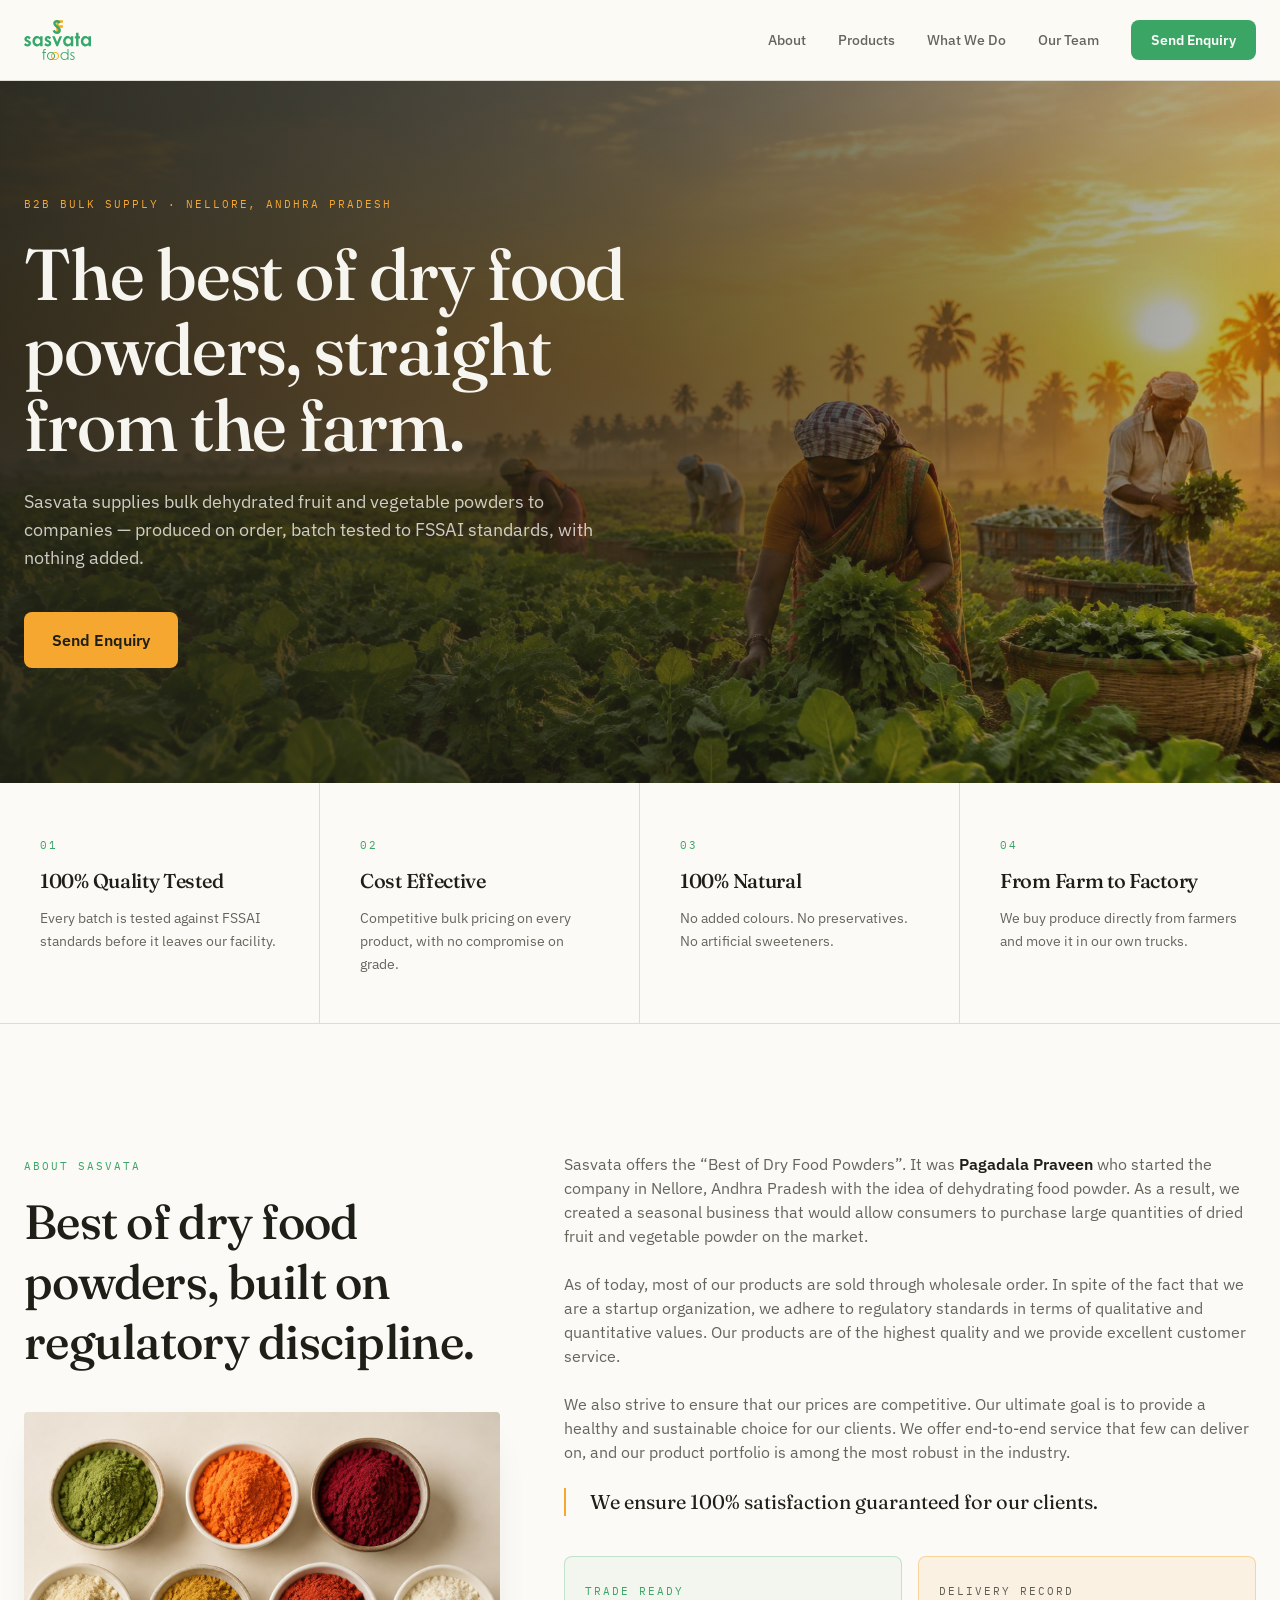
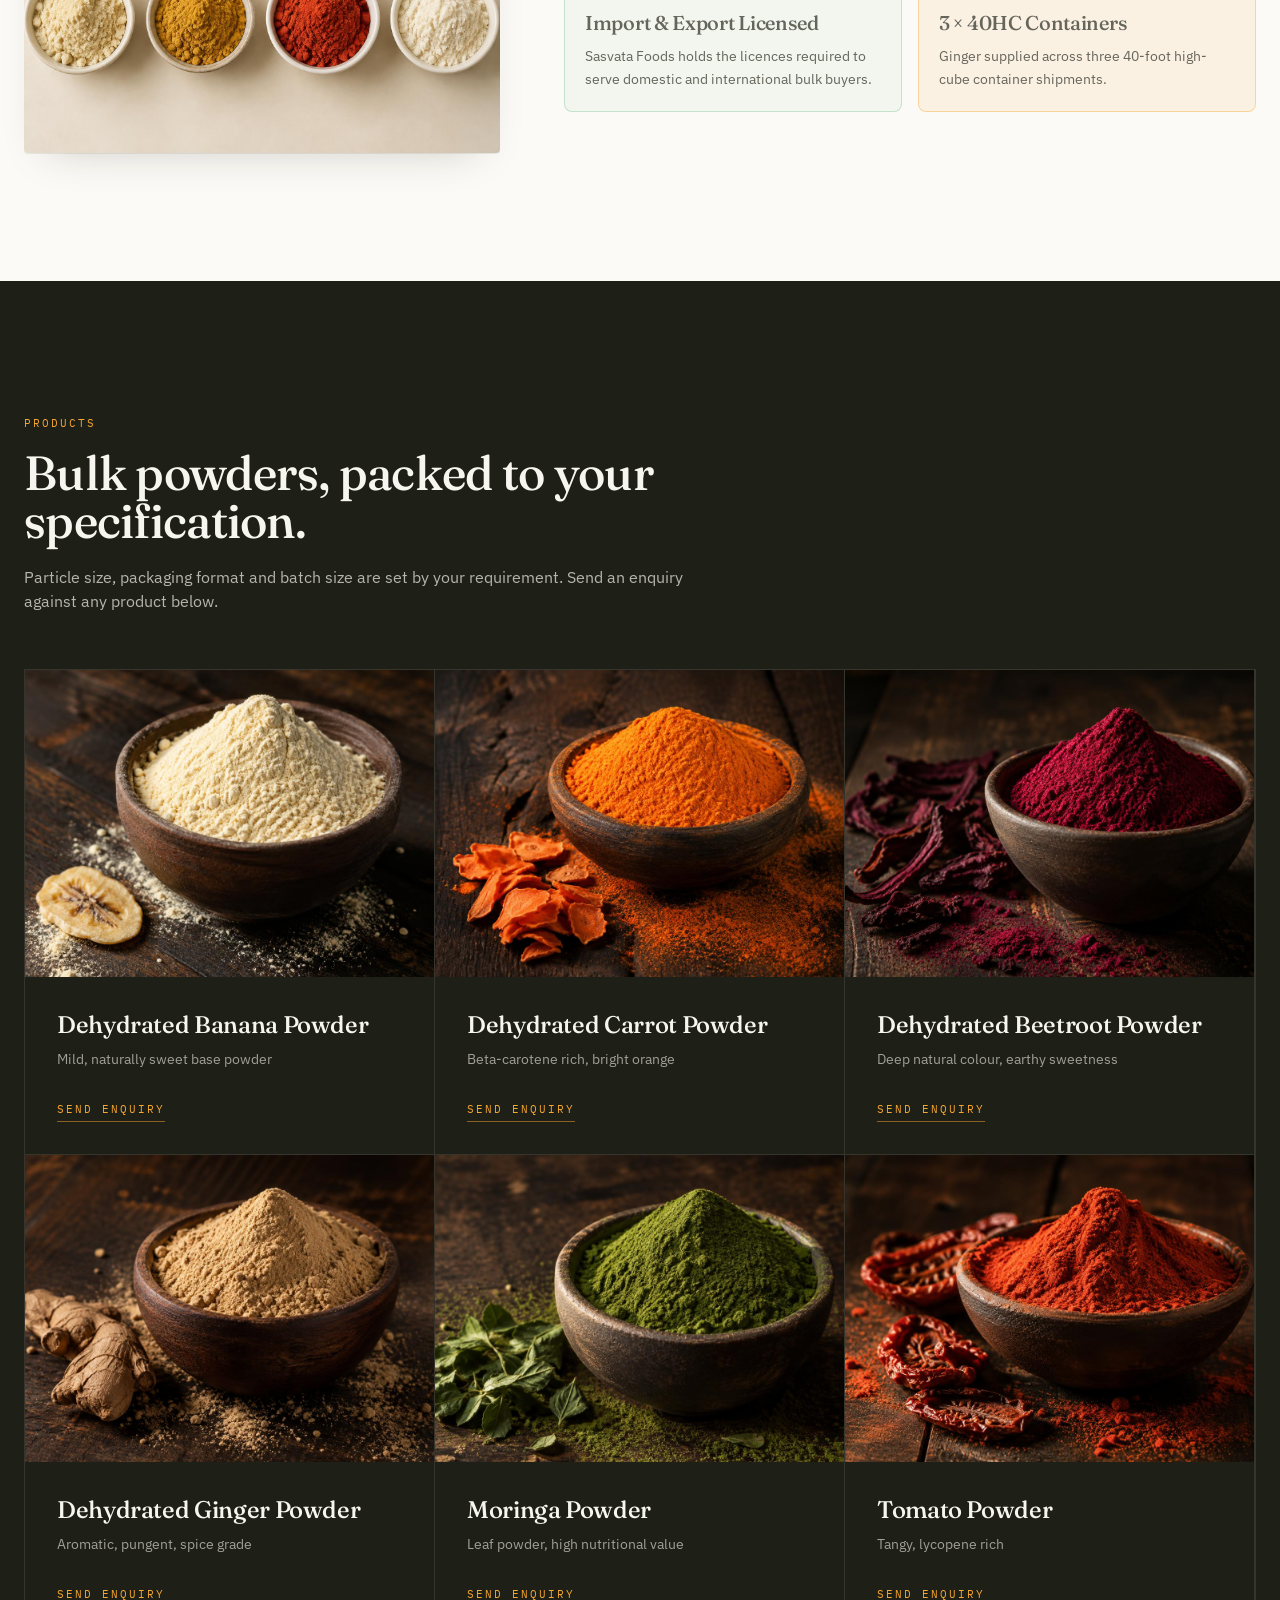
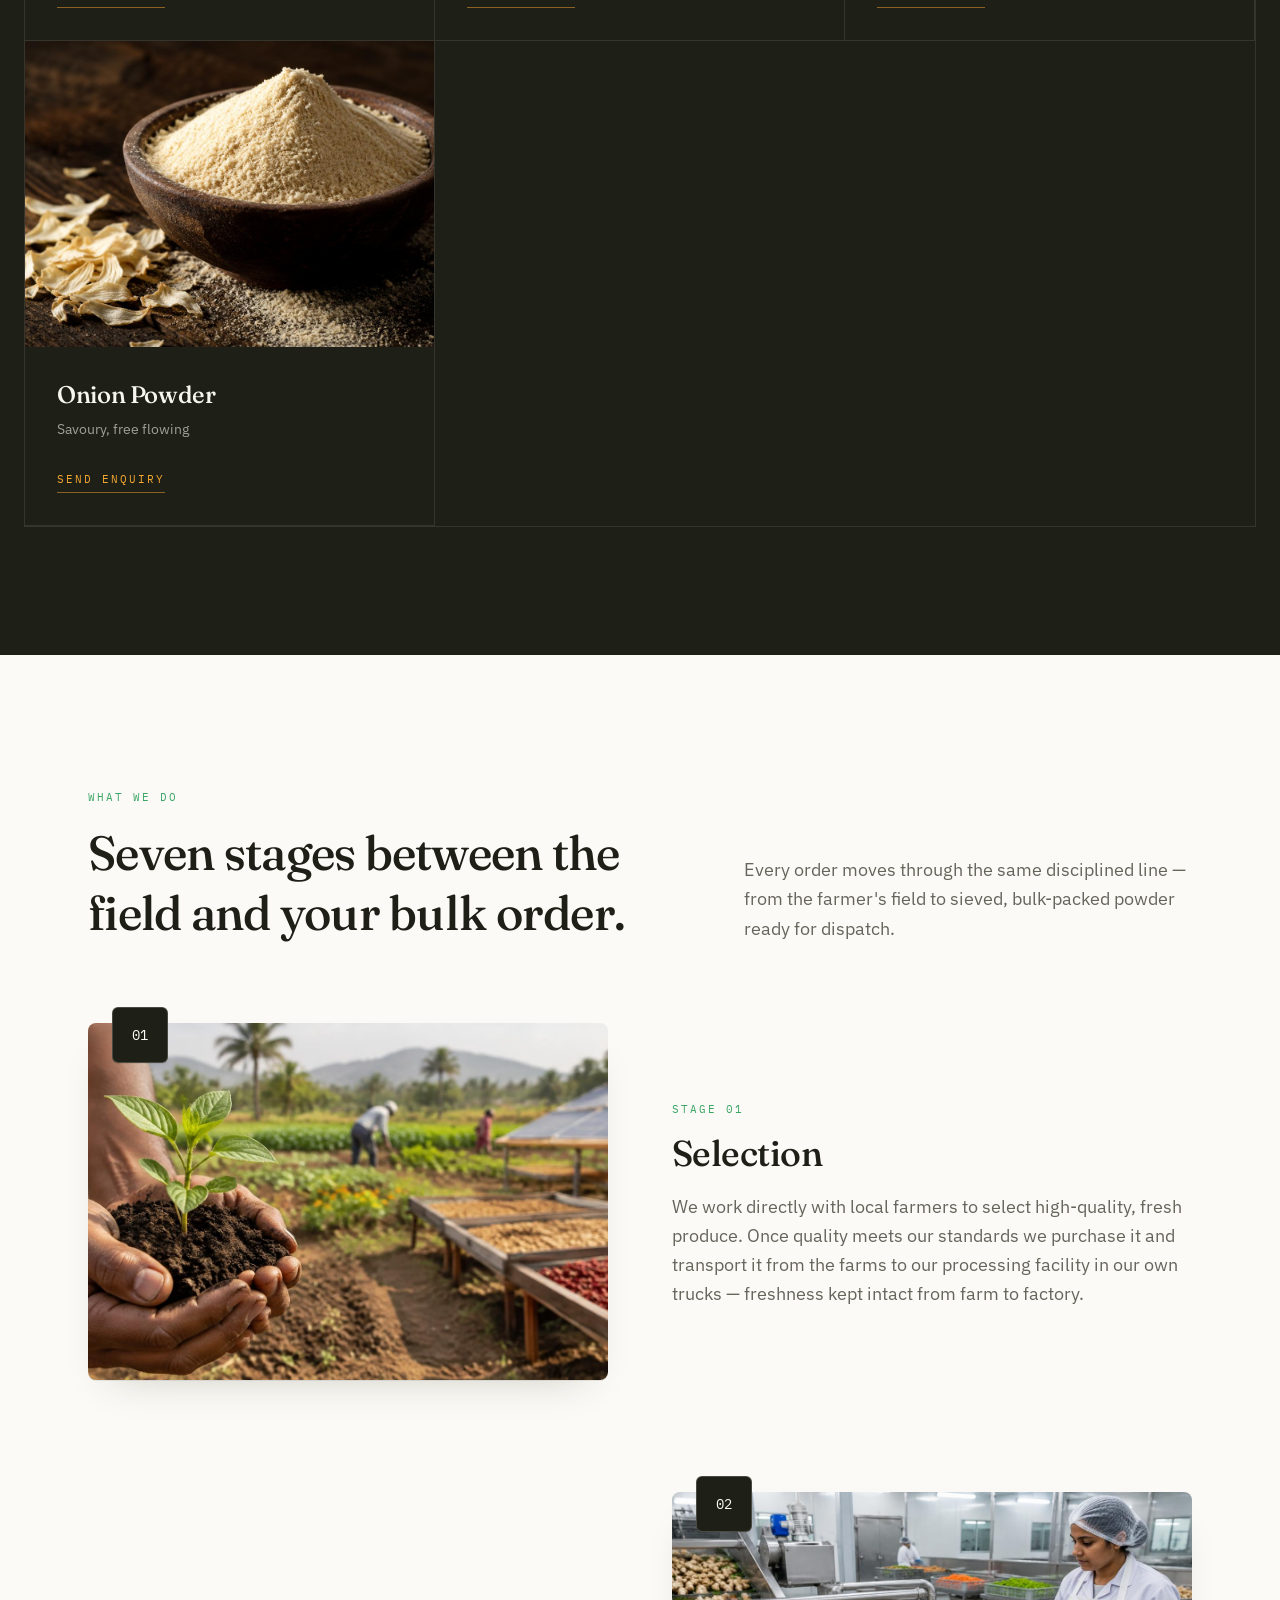
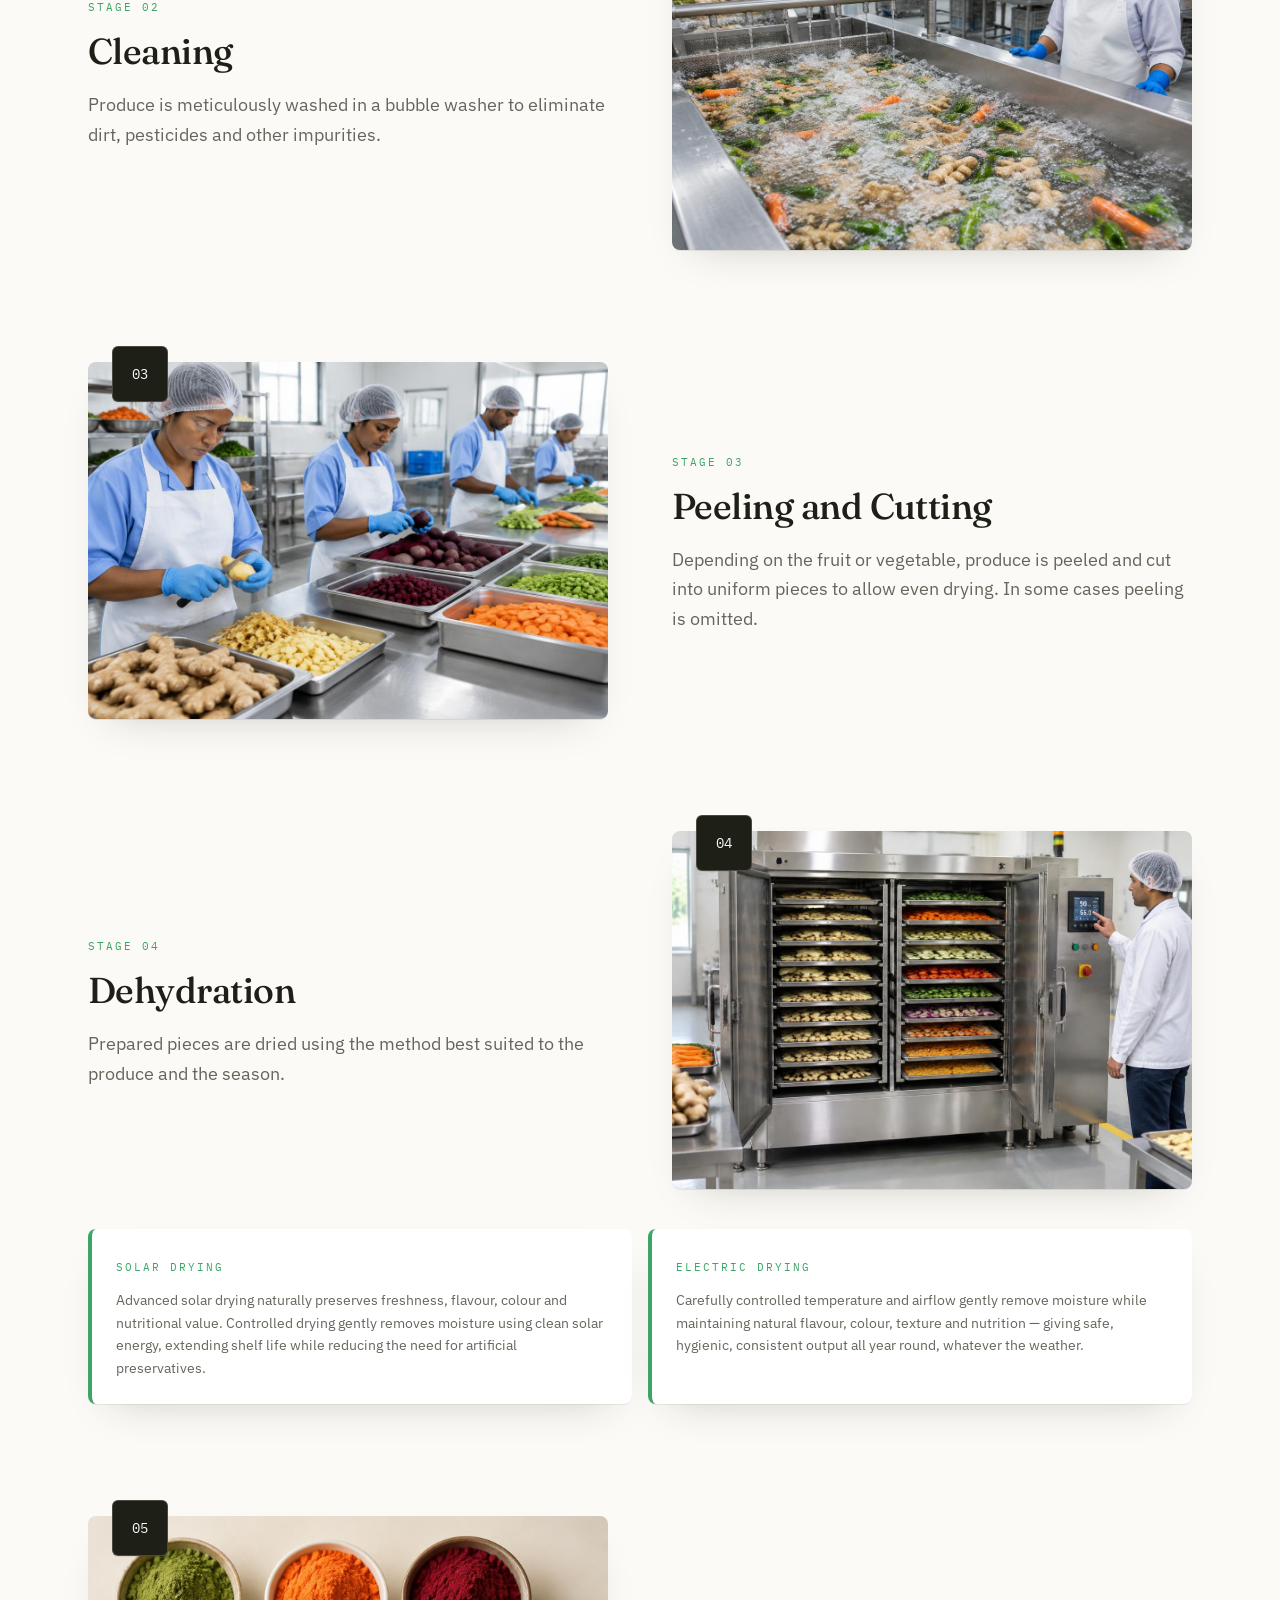
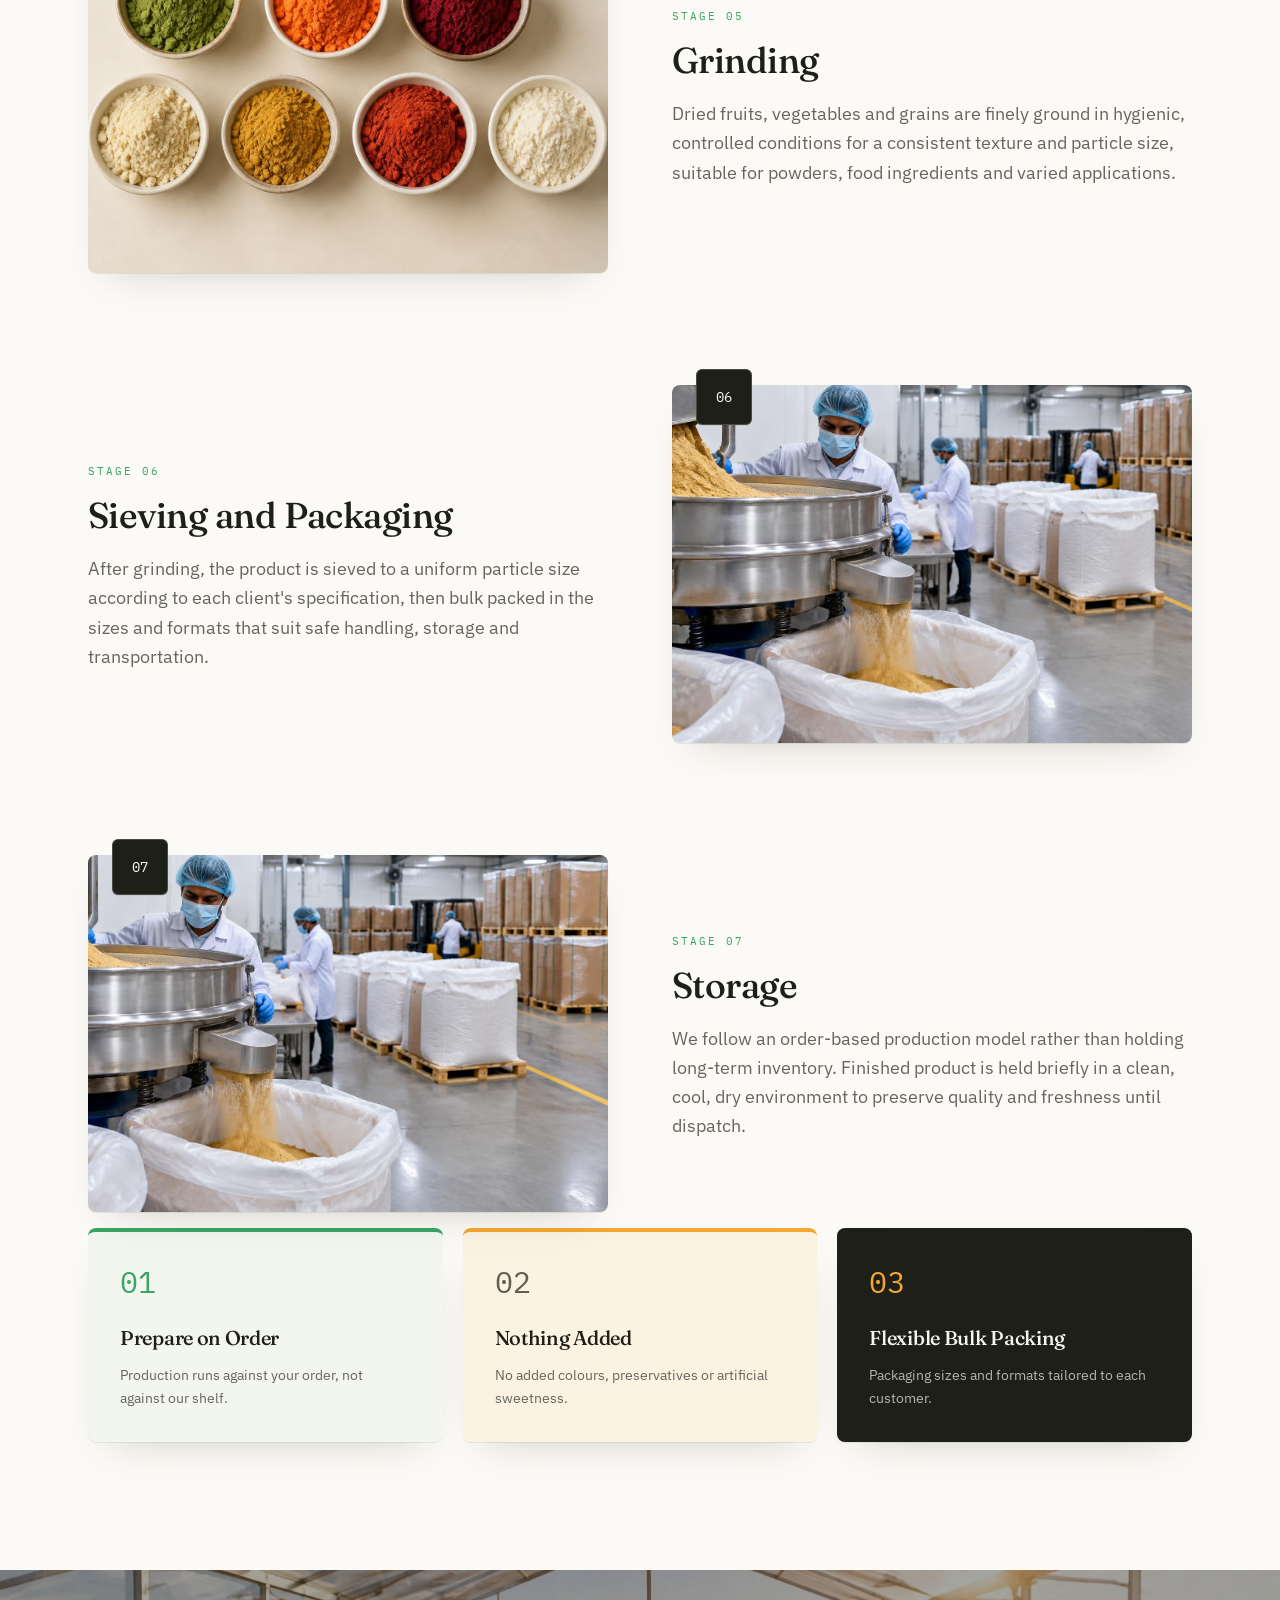
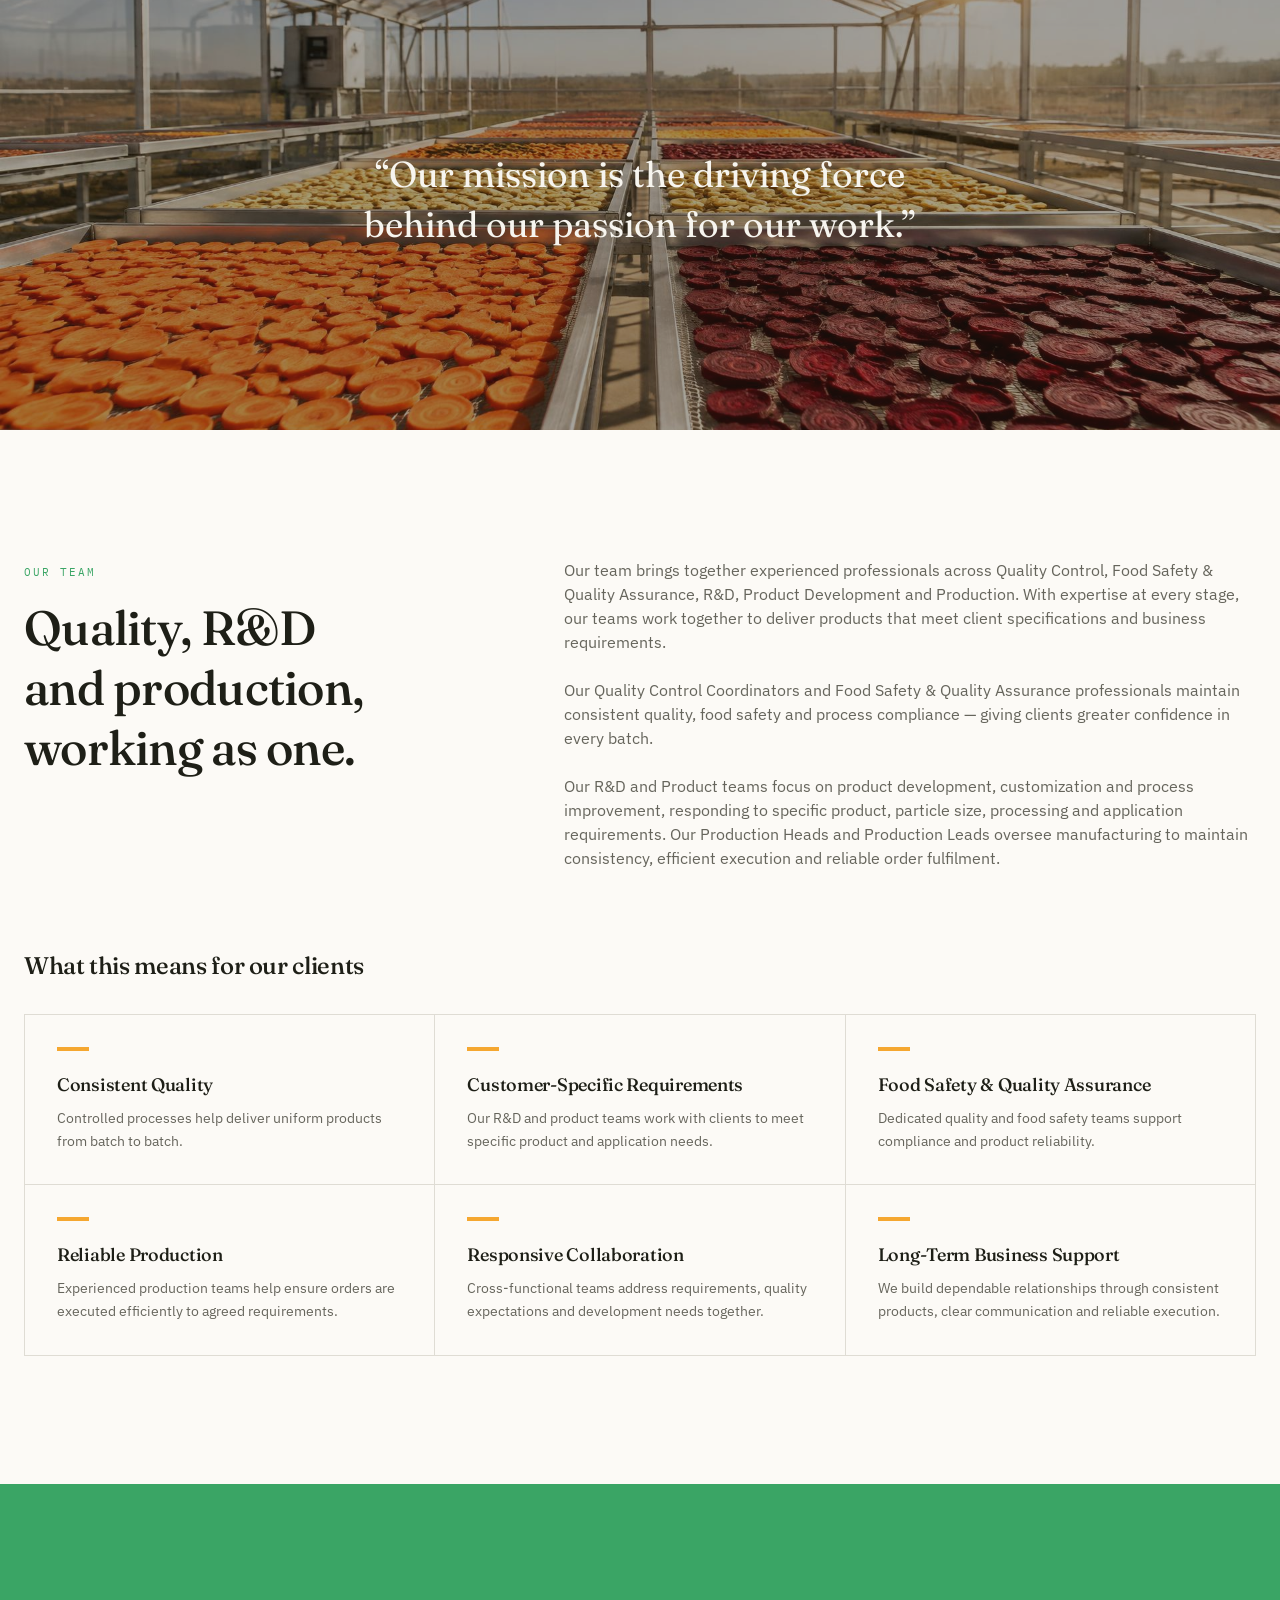
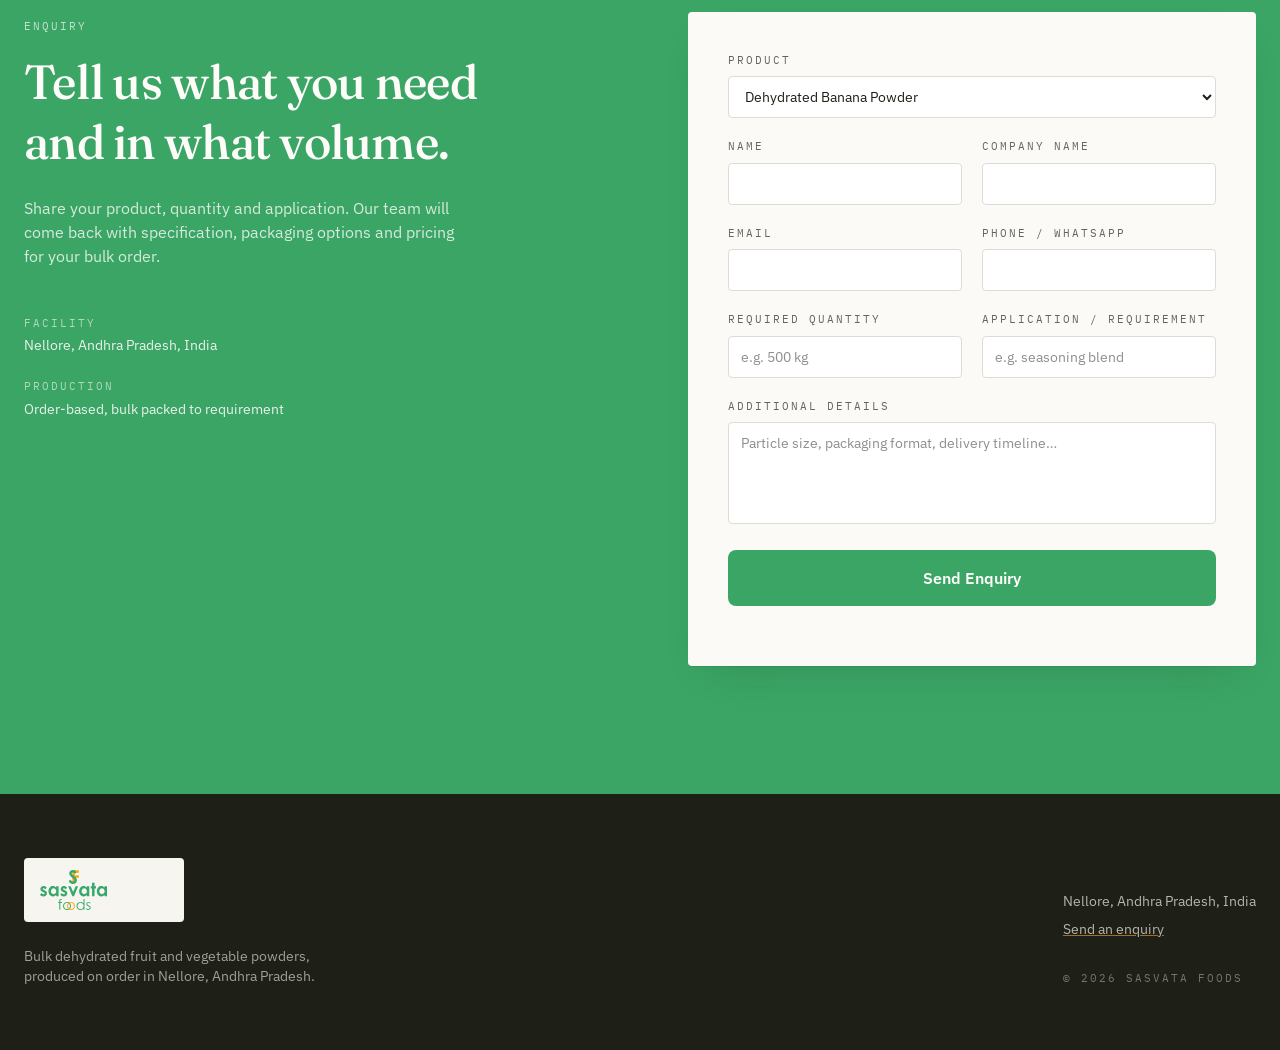
<file: index.html>
<!doctype html>
<html lang="en">
<head>
<meta charset="utf-8">
<meta name="viewport" content="width=device-width, initial-scale=1">
<title>Sasvata Foods — Bulk Dehydrated Fruit &amp; Vegetable Powders</title>
<meta name="description" content="Sasvata Foods supplies bulk dehydrated fruit and vegetable powders to companies from Nellore, Andhra Pradesh. FSSAI batch tested, no added colours or preservatives, produced on order."/>
<link rel="icon" href="favicon.svg" type="image/svg+xml">
<link rel="preconnect" href="https://fonts.googleapis.com">
<link rel="preconnect" href="https://fonts.gstatic.com" crossorigin>
<link rel="stylesheet" href="https://fonts.googleapis.com/css2?family=Fraunces:opsz,wght@9..144,400;9..144,500;9..144,600&family=IBM+Plex+Mono:wght@400;500&family=IBM+Plex+Sans:wght@400;500;600&display=swap">
<link rel="stylesheet" href="styles.css">
</head>
<body><!--$--><div><header class="sticky top-0 z-50 border-b border-border bg-background/90 backdrop-blur-md"><div class="mx-auto flex h-20 max-w-7xl items-center justify-between px-6"><a href="#top" class="flex items-center"><img src="assets/sasvata-logo.svg" alt="Sasvata Foods" class="h-10 w-auto" width="418" height="249"/></a><nav class="hidden items-center gap-8 md:flex"><a href="#about" class="text-sm font-medium text-muted-foreground transition-colors hover:text-primary">About</a><a href="#products" class="text-sm font-medium text-muted-foreground transition-colors hover:text-primary">Products</a><a href="#process" class="text-sm font-medium text-muted-foreground transition-colors hover:text-primary">What We Do</a><a href="#team" class="text-sm font-medium text-muted-foreground transition-colors hover:text-primary">Our Team</a><a href="#enquiry" class="rounded-lg bg-primary px-5 py-2.5 text-sm font-semibold text-primary-foreground transition-colors hover:bg-primary/90">Send Enquiry</a></nav><a href="#enquiry" class="rounded-lg bg-primary px-4 py-2 text-sm font-semibold text-primary-foreground md:hidden">Enquiry</a></div></header><main><section id="top" class="relative isolate bg-soil"><img src="assets/hero-farmers-DnLnft6A.jpg" alt="Farmers harvesting fresh produce on farmland in Nellore, Andhra Pradesh" width="1920" height="1080" class="h-[78vh] min-h-[520px] w-full object-cover opacity-70"/><div class="absolute inset-0 bg-gradient-to-r from-soil/85 via-soil/55 to-transparent"></div><div class="absolute inset-0 flex items-center"><div class="mx-auto w-full max-w-7xl px-6"><div class="max-w-2xl animate-rise"><p class="eyebrow text-marigold">B2B Bulk Supply · Nellore, Andhra Pradesh</p><h1 class="mt-6 text-4xl leading-[1.05] text-soil-foreground text-balance md:text-6xl lg:text-7xl">The best of dry food powders, straight from the farm.</h1><p class="mt-6 max-w-xl text-lg text-soil-foreground/80">Sasvata supplies bulk dehydrated fruit and vegetable powders to companies — produced on order, batch tested to FSSAI standards, with nothing added.</p><a href="#enquiry" class="mt-10 inline-flex items-center rounded-lg bg-accent px-7 py-4 font-semibold text-accent-foreground transition-transform hover:-translate-y-0.5">Send Enquiry</a></div></div></div></section><section class="border-b border-border"><div class="mx-auto grid max-w-7xl grid-cols-1 sm:grid-cols-2 lg:grid-cols-4"><div class="px-6 py-12 lg:px-10 lg:border-r lg:border-border sm:border-r sm:border-border border-b border-border sm:last:border-b-0 lg:border-b-0"><span class="eyebrow text-primary">01</span><h3 class="mt-3 text-xl">100% Quality Tested</h3><p class="mt-3 text-sm leading-relaxed text-muted-foreground">Every batch is tested against FSSAI standards before it leaves our facility.</p></div><div class="px-6 py-12 lg:px-10 lg:border-r lg:border-border  border-b border-border sm:last:border-b-0 lg:border-b-0"><span class="eyebrow text-primary">02</span><h3 class="mt-3 text-xl">Cost Effective</h3><p class="mt-3 text-sm leading-relaxed text-muted-foreground">Competitive bulk pricing on every product, with no compromise on grade.</p></div><div class="px-6 py-12 lg:px-10 lg:border-r lg:border-border sm:border-r sm:border-border border-b border-border sm:last:border-b-0 lg:border-b-0"><span class="eyebrow text-primary">03</span><h3 class="mt-3 text-xl">100% Natural</h3><p class="mt-3 text-sm leading-relaxed text-muted-foreground">No added colours. No preservatives. No artificial sweeteners.</p></div><div class="px-6 py-12 lg:px-10   border-b border-border sm:last:border-b-0 lg:border-b-0"><span class="eyebrow text-primary">04</span><h3 class="mt-3 text-xl">From Farm to Factory</h3><p class="mt-3 text-sm leading-relaxed text-muted-foreground">We buy produce directly from farmers and move it in our own trucks.</p></div></div></section><section id="about"><div class="mx-auto max-w-7xl px-6 py-24 lg:py-32"><div class="grid items-start gap-16 lg:grid-cols-12"><div class="lg:col-span-5"><span class="eyebrow text-primary">About Sasvata</span><h2 class="mt-4 text-4xl leading-tight text-balance md:text-5xl">Best of dry food powders, built on regulatory discipline.</h2><img src="assets/powders-BUW0kBUW.jpg" alt="Bowls of dehydrated vegetable and fruit powders" loading="lazy" width="1408" height="1008" class="mt-10 w-full rounded-sm object-cover shadow-tray"/></div><div class="space-y-6 text-muted-foreground lg:col-span-7"><p>Sasvata offers the “Best of Dry Food Powders”. It was<!-- --> <span class="font-semibold text-foreground">Pagadala Praveen</span> who started the company in Nellore, Andhra Pradesh with the idea of dehydrating food powder. As a result, we created a seasonal business that would allow consumers to purchase large quantities of dried fruit and vegetable powder on the market.</p><p>As of today, most of our products are sold through wholesale order. In spite of the fact that we are a startup organization, we adhere to regulatory standards in terms of qualitative and quantitative values. Our products are of the highest quality and we provide excellent customer service.</p><p>We also strive to ensure that our prices are competitive. Our ultimate goal is to provide a healthy and sustainable choice for our clients. We offer end-to-end service that few can deliver on, and our product portfolio is among the most robust in the industry.</p><p class="border-l-2 border-accent pl-6 font-display text-xl text-foreground">We ensure 100% satisfaction guaranteed for our clients.</p><div class="grid gap-4 pt-4 sm:grid-cols-2"><div class="rounded-lg border border-primary/25 bg-primary/5 p-5"><span class="eyebrow text-primary">Trade Ready</span><h3 class="mt-2 text-xl">Import &amp; Export Licensed</h3><p class="mt-2 text-sm leading-relaxed">Sasvata Foods holds the licences required to serve domestic and international bulk buyers.</p></div><div class="rounded-lg border border-accent/40 bg-accent/10 p-5"><span class="eyebrow text-accent-foreground/70">Delivery Record</span><h3 class="mt-2 text-xl">3 × 40HC Containers</h3><p class="mt-2 text-sm leading-relaxed">Ginger supplied across three 40-foot high-cube container shipments.</p></div></div></div></div></div></section><section id="products" class="bg-soil py-24 text-soil-foreground lg:py-32"><div class="mx-auto max-w-7xl px-6"><div class="max-w-2xl"><span class="eyebrow text-marigold">Products</span><h2 class="mt-4 text-4xl text-soil-foreground md:text-5xl">Bulk powders, packed to your specification.</h2><p class="mt-5 text-soil-foreground/70">Particle size, packaging format and batch size are set by your requirement. Send an enquiry against any product below.</p></div><div class="mt-14 grid grid-cols-1 border border-white/10 sm:grid-cols-2 lg:grid-cols-3"><div class="group flex flex-col justify-between border-b border-r border-white/10"><div class="overflow-hidden"><img src="assets/product-banana-CihCUgUE.jpg" alt="Dehydrated Banana Powder — bulk dehydrated powder" loading="lazy" width="1024" height="768" class="aspect-[4/3] w-full object-cover transition-transform duration-500 group-hover:scale-105"/></div><div class="flex flex-1 flex-col p-8"><h3 class="text-2xl text-soil-foreground">Dehydrated Banana Powder</h3><p class="mt-2 text-sm text-soil-foreground/60">Mild, naturally sweet base powder</p><button type="button" class="mt-8 self-start border-b border-marigold/50 pb-1 font-mono text-[11px] uppercase tracking-[0.18em] text-marigold transition-colors hover:border-marigold">Send Enquiry</button></div></div><div class="group flex flex-col justify-between border-b border-r border-white/10"><div class="overflow-hidden"><img src="assets/product-carrot-Cbeo56iY.jpg" alt="Dehydrated Carrot Powder — bulk dehydrated powder" loading="lazy" width="1024" height="768" class="aspect-[4/3] w-full object-cover transition-transform duration-500 group-hover:scale-105"/></div><div class="flex flex-1 flex-col p-8"><h3 class="text-2xl text-soil-foreground">Dehydrated Carrot Powder</h3><p class="mt-2 text-sm text-soil-foreground/60">Beta-carotene rich, bright orange</p><button type="button" class="mt-8 self-start border-b border-marigold/50 pb-1 font-mono text-[11px] uppercase tracking-[0.18em] text-marigold transition-colors hover:border-marigold">Send Enquiry</button></div></div><div class="group flex flex-col justify-between border-b border-r border-white/10"><div class="overflow-hidden"><img src="assets/product-beetroot-iI-PK1A3.jpg" alt="Dehydrated Beetroot Powder — bulk dehydrated powder" loading="lazy" width="1024" height="768" class="aspect-[4/3] w-full object-cover transition-transform duration-500 group-hover:scale-105"/></div><div class="flex flex-1 flex-col p-8"><h3 class="text-2xl text-soil-foreground">Dehydrated Beetroot Powder</h3><p class="mt-2 text-sm text-soil-foreground/60">Deep natural colour, earthy sweetness</p><button type="button" class="mt-8 self-start border-b border-marigold/50 pb-1 font-mono text-[11px] uppercase tracking-[0.18em] text-marigold transition-colors hover:border-marigold">Send Enquiry</button></div></div><div class="group flex flex-col justify-between border-b border-r border-white/10"><div class="overflow-hidden"><img src="assets/product-ginger-DoCe0jym.jpg" alt="Dehydrated Ginger Powder — bulk dehydrated powder" loading="lazy" width="1024" height="768" class="aspect-[4/3] w-full object-cover transition-transform duration-500 group-hover:scale-105"/></div><div class="flex flex-1 flex-col p-8"><h3 class="text-2xl text-soil-foreground">Dehydrated Ginger Powder</h3><p class="mt-2 text-sm text-soil-foreground/60">Aromatic, pungent, spice grade</p><button type="button" class="mt-8 self-start border-b border-marigold/50 pb-1 font-mono text-[11px] uppercase tracking-[0.18em] text-marigold transition-colors hover:border-marigold">Send Enquiry</button></div></div><div class="group flex flex-col justify-between border-b border-r border-white/10"><div class="overflow-hidden"><img src="assets/product-moringa-BwWssY4j.jpg" alt="Moringa Powder — bulk dehydrated powder" loading="lazy" width="1024" height="768" class="aspect-[4/3] w-full object-cover transition-transform duration-500 group-hover:scale-105"/></div><div class="flex flex-1 flex-col p-8"><h3 class="text-2xl text-soil-foreground">Moringa Powder</h3><p class="mt-2 text-sm text-soil-foreground/60">Leaf powder, high nutritional value</p><button type="button" class="mt-8 self-start border-b border-marigold/50 pb-1 font-mono text-[11px] uppercase tracking-[0.18em] text-marigold transition-colors hover:border-marigold">Send Enquiry</button></div></div><div class="group flex flex-col justify-between border-b border-r border-white/10"><div class="overflow-hidden"><img src="assets/product-tomato-Ck8SYkhc.jpg" alt="Tomato Powder — bulk dehydrated powder" loading="lazy" width="1024" height="768" class="aspect-[4/3] w-full object-cover transition-transform duration-500 group-hover:scale-105"/></div><div class="flex flex-1 flex-col p-8"><h3 class="text-2xl text-soil-foreground">Tomato Powder</h3><p class="mt-2 text-sm text-soil-foreground/60">Tangy, lycopene rich</p><button type="button" class="mt-8 self-start border-b border-marigold/50 pb-1 font-mono text-[11px] uppercase tracking-[0.18em] text-marigold transition-colors hover:border-marigold">Send Enquiry</button></div></div><div class="group flex flex-col justify-between border-b border-r border-white/10"><div class="overflow-hidden"><img src="assets/product-onion-BC78MaUv.jpg" alt="Onion Powder — bulk dehydrated powder" loading="lazy" width="1024" height="768" class="aspect-[4/3] w-full object-cover transition-transform duration-500 group-hover:scale-105"/></div><div class="flex flex-1 flex-col p-8"><h3 class="text-2xl text-soil-foreground">Onion Powder</h3><p class="mt-2 text-sm text-soil-foreground/60">Savoury, free flowing</p><button type="button" class="mt-8 self-start border-b border-marigold/50 pb-1 font-mono text-[11px] uppercase tracking-[0.18em] text-marigold transition-colors hover:border-marigold">Send Enquiry</button></div></div></div></div></section><section id="process" class="py-24 lg:py-32"><div class="mx-auto max-w-6xl px-6"><div class="grid gap-6 md:grid-cols-2 md:items-end"><div><span class="eyebrow text-primary">What We Do</span><h2 class="mt-4 text-4xl leading-tight text-balance md:text-5xl">Seven stages between the field and your bulk order.</h2></div><p class="max-w-md text-lg leading-relaxed text-muted-foreground md:justify-self-end">Every order moves through the same disciplined line — from the farmer&#x27;s field to sieved, bulk-packed powder ready for dispatch.</p></div><ol class="mt-20 space-y-20 lg:space-y-28"><li class="scroll-mt-24"><div class="grid items-center gap-8 lg:grid-cols-2 lg:gap-16"><figure class="relative "><span class="absolute -top-4 left-6 z-10 flex h-14 w-14 items-center justify-center rounded-md border border-soil-foreground/20 bg-soil font-mono text-sm text-paper shadow-tray">01</span><img src="assets/nature-farming-jrodLKRU.jpg" alt="Fresh farm produce selected at source" loading="lazy" width="1600" height="912" class="aspect-[16/11] w-full rounded-lg object-cover shadow-tray "/></figure><div class=""><span class="eyebrow text-primary">Stage <!-- -->01</span><h3 class="mt-3 text-3xl leading-tight text-balance md:text-4xl">Selection</h3><p class="mt-4 text-lg leading-relaxed text-muted-foreground">We work directly with local farmers to select high-quality, fresh produce. Once quality meets our standards we purchase it and transport it from the farms to our processing facility in our own trucks — freshness kept intact from farm to factory.</p></div></div></li><li class="scroll-mt-24"><div class="grid items-center gap-8 lg:grid-cols-2 lg:gap-16"><figure class="relative lg:order-2"><span class="absolute -top-4 left-6 z-10 flex h-14 w-14 items-center justify-center rounded-md border border-soil-foreground/20 bg-soil font-mono text-sm text-paper shadow-tray">02</span><img src="assets/process-cleaning-9wQHcKBz.jpg" alt="Fresh produce being cleaned in a stainless-steel bubble washer" loading="lazy" width="1200" height="800" class="aspect-[16/11] w-full rounded-lg object-cover shadow-tray "/></figure><div class="lg:order-1"><span class="eyebrow text-primary">Stage <!-- -->02</span><h3 class="mt-3 text-3xl leading-tight text-balance md:text-4xl">Cleaning</h3><p class="mt-4 text-lg leading-relaxed text-muted-foreground">Produce is meticulously washed in a bubble washer to eliminate dirt, pesticides and other impurities.</p></div></div></li><li class="scroll-mt-24"><div class="grid items-center gap-8 lg:grid-cols-2 lg:gap-16"><figure class="relative "><span class="absolute -top-4 left-6 z-10 flex h-14 w-14 items-center justify-center rounded-md border border-soil-foreground/20 bg-soil font-mono text-sm text-paper shadow-tray">03</span><img src="assets/process-cutting-NIABHU8X.jpg" alt="Fresh ginger and vegetables being peeled and cut uniformly" loading="lazy" width="1200" height="800" class="aspect-[16/11] w-full rounded-lg object-cover shadow-tray "/></figure><div class=""><span class="eyebrow text-primary">Stage <!-- -->03</span><h3 class="mt-3 text-3xl leading-tight text-balance md:text-4xl">Peeling and Cutting</h3><p class="mt-4 text-lg leading-relaxed text-muted-foreground">Depending on the fruit or vegetable, produce is peeled and cut into uniform pieces to allow even drying. In some cases peeling is omitted.</p></div></div></li><li class="scroll-mt-24"><div class="grid items-center gap-8 lg:grid-cols-2 lg:gap-16"><figure class="relative lg:order-2"><span class="absolute -top-4 left-6 z-10 flex h-14 w-14 items-center justify-center rounded-md border border-soil-foreground/20 bg-soil font-mono text-sm text-paper shadow-tray">04</span><img src="assets/electric-dehydration-unit-ZQS6lzjb.jpg" alt="Electric tray dehydration unit drying sliced produce" loading="lazy" width="1600" height="912" class="aspect-[16/11] w-full rounded-lg object-cover shadow-tray "/></figure><div class="lg:order-1"><span class="eyebrow text-primary">Stage <!-- -->04</span><h3 class="mt-3 text-3xl leading-tight text-balance md:text-4xl">Dehydration</h3><p class="mt-4 text-lg leading-relaxed text-muted-foreground">Prepared pieces are dried using the method best suited to the produce and the season.</p></div></div><div class="mt-10 grid gap-4 md:grid-cols-2"><div class="rounded-lg border-l-4 border-primary bg-card p-6 shadow-tray"><span class="eyebrow text-primary">Solar Drying</span><p class="mt-3 text-sm leading-relaxed text-muted-foreground">Advanced solar drying naturally preserves freshness, flavour, colour and nutritional value. Controlled drying gently removes moisture using clean solar energy, extending shelf life while reducing the need for artificial preservatives.</p></div><div class="rounded-lg border-l-4 border-primary bg-card p-6 shadow-tray"><span class="eyebrow text-primary">Electric Drying</span><p class="mt-3 text-sm leading-relaxed text-muted-foreground">Carefully controlled temperature and airflow gently remove moisture while maintaining natural flavour, colour, texture and nutrition — giving safe, hygienic, consistent output all year round, whatever the weather.</p></div></div></li><li class="scroll-mt-24"><div class="grid items-center gap-8 lg:grid-cols-2 lg:gap-16"><figure class="relative "><span class="absolute -top-4 left-6 z-10 flex h-14 w-14 items-center justify-center rounded-md border border-soil-foreground/20 bg-soil font-mono text-sm text-paper shadow-tray">05</span><img src="assets/powders-BUW0kBUW.jpg" alt="Finely ground dehydrated fruit and vegetable powders" loading="lazy" width="1600" height="912" class="aspect-[16/11] w-full rounded-lg object-cover shadow-tray "/></figure><div class=""><span class="eyebrow text-primary">Stage <!-- -->05</span><h3 class="mt-3 text-3xl leading-tight text-balance md:text-4xl">Grinding</h3><p class="mt-4 text-lg leading-relaxed text-muted-foreground">Dried fruits, vegetables and grains are finely ground in hygienic, controlled conditions for a consistent texture and particle size, suitable for powders, food ingredients and varied applications.</p></div></div></li><li class="scroll-mt-24"><div class="grid items-center gap-8 lg:grid-cols-2 lg:gap-16"><figure class="relative lg:order-2"><span class="absolute -top-4 left-6 z-10 flex h-14 w-14 items-center justify-center rounded-md border border-soil-foreground/20 bg-soil font-mono text-sm text-paper shadow-tray">06</span><img src="assets/process-packing-storage-ycNGy_fP.jpg" alt="Dehydrated powder being sieved and packed into bulk bags" loading="lazy" width="1600" height="912" class="aspect-[16/11] w-full rounded-lg object-cover shadow-tray "/></figure><div class="lg:order-1"><span class="eyebrow text-primary">Stage <!-- -->06</span><h3 class="mt-3 text-3xl leading-tight text-balance md:text-4xl">Sieving and Packaging</h3><p class="mt-4 text-lg leading-relaxed text-muted-foreground">After grinding, the product is sieved to a uniform particle size according to each client&#x27;s specification, then bulk packed in the sizes and formats that suit safe handling, storage and transportation.</p></div></div></li><li class="scroll-mt-24"><div class="grid items-center gap-8 lg:grid-cols-2 lg:gap-16"><figure class="relative "><span class="absolute -top-4 left-6 z-10 flex h-14 w-14 items-center justify-center rounded-md border border-soil-foreground/20 bg-soil font-mono text-sm text-paper shadow-tray">07</span><img src="assets/process-packing-storage-ycNGy_fP.jpg" alt="Bulk powder packages stored on pallets ready for dispatch" loading="lazy" width="1600" height="912" class="aspect-[16/11] w-full rounded-lg object-cover shadow-tray object-right"/></figure><div class=""><span class="eyebrow text-primary">Stage <!-- -->07</span><h3 class="mt-3 text-3xl leading-tight text-balance md:text-4xl">Storage</h3><p class="mt-4 text-lg leading-relaxed text-muted-foreground">We follow an order-based production model rather than holding long-term inventory. Finished product is held briefly in a clean, cool, dry environment to preserve quality and freshness until dispatch.</p></div></div></li></ol><div class="mt-4 grid gap-5 sm:grid-cols-3"><div class="rounded-lg border-t-4 border-primary bg-primary/5 p-8 shadow-tray"><span class="font-mono text-3xl text-primary">01</span><h4 class="mt-6 text-xl">Prepare on Order</h4><p class="mt-3 text-sm leading-relaxed text-muted-foreground">Production runs against your order, not against our shelf.</p></div><div class="rounded-lg border-t-4 border-accent bg-accent/10 p-8 shadow-tray"><span class="font-mono text-3xl text-accent-foreground/70">02</span><h4 class="mt-6 text-xl">Nothing Added</h4><p class="mt-3 text-sm leading-relaxed text-muted-foreground">No added colours, preservatives or artificial sweetness.</p></div><div class="rounded-lg border-t-4 border-soil bg-soil p-8 text-soil-foreground shadow-tray"><span class="font-mono text-3xl text-marigold">03</span><h4 class="mt-6 text-xl text-soil-foreground">Flexible Bulk Packing</h4><p class="mt-3 text-sm leading-relaxed text-soil-foreground/70">Packaging sizes and formats tailored to each customer.</p></div></div></div></section><section class="relative isolate bg-soil"><img src="assets/mission-drying-FBrNXiRd.jpg" alt="Trays of sliced fruits and vegetables drying under sunlight" loading="lazy" width="1920" height="800" class="h-[320px] w-full object-cover opacity-60 md:h-[460px]"/><div class="absolute inset-0 flex items-center justify-center px-6"><p class="max-w-3xl text-center font-display text-2xl leading-snug text-soil-foreground text-balance md:text-4xl">“Our mission is the driving force behind our passion for our work.”</p></div></section><section id="team" class="py-24 lg:py-32"><div class="mx-auto max-w-7xl px-6"><div class="grid gap-16 lg:grid-cols-12"><div class="lg:col-span-5"><span class="eyebrow text-primary">Our Team</span><h2 class="mt-4 text-4xl leading-tight text-balance md:text-5xl">Quality, R&amp;D and production, working as one.</h2></div><div class="space-y-6 text-muted-foreground lg:col-span-7"><p>Our team brings together experienced professionals across Quality Control, Food Safety &amp; Quality Assurance, R&amp;D, Product Development and Production. With expertise at every stage, our teams work together to deliver products that meet client specifications and business requirements.</p><p>Our Quality Control Coordinators and Food Safety &amp; Quality Assurance professionals maintain consistent quality, food safety and process compliance — giving clients greater confidence in every batch.</p><p>Our R&amp;D and Product teams focus on product development, customization and process improvement, responding to specific product, particle size, processing and application requirements. Our Production Heads and Production Leads oversee manufacturing to maintain consistency, efficient execution and reliable order fulfilment.</p></div></div><h3 class="mt-20 text-2xl">What this means for our clients</h3><div class="mt-8 grid gap-px border border-border bg-border sm:grid-cols-2 lg:grid-cols-3"><div class="bg-background p-8"><span class="block h-1 w-8 bg-accent"></span><h4 class="mt-5 text-lg">Consistent Quality</h4><p class="mt-2 text-sm leading-relaxed text-muted-foreground">Controlled processes help deliver uniform products from batch to batch.</p></div><div class="bg-background p-8"><span class="block h-1 w-8 bg-accent"></span><h4 class="mt-5 text-lg">Customer-Specific Requirements</h4><p class="mt-2 text-sm leading-relaxed text-muted-foreground">Our R&amp;D and product teams work with clients to meet specific product and application needs.</p></div><div class="bg-background p-8"><span class="block h-1 w-8 bg-accent"></span><h4 class="mt-5 text-lg">Food Safety &amp; Quality Assurance</h4><p class="mt-2 text-sm leading-relaxed text-muted-foreground">Dedicated quality and food safety teams support compliance and product reliability.</p></div><div class="bg-background p-8"><span class="block h-1 w-8 bg-accent"></span><h4 class="mt-5 text-lg">Reliable Production</h4><p class="mt-2 text-sm leading-relaxed text-muted-foreground">Experienced production teams help ensure orders are executed efficiently to agreed requirements.</p></div><div class="bg-background p-8"><span class="block h-1 w-8 bg-accent"></span><h4 class="mt-5 text-lg">Responsive Collaboration</h4><p class="mt-2 text-sm leading-relaxed text-muted-foreground">Cross-functional teams address requirements, quality expectations and development needs together.</p></div><div class="bg-background p-8"><span class="block h-1 w-8 bg-accent"></span><h4 class="mt-5 text-lg">Long-Term Business Support</h4><p class="mt-2 text-sm leading-relaxed text-muted-foreground">We build dependable relationships through consistent products, clear communication and reliable execution.</p></div></div></div></section><section id="enquiry" class="bg-primary py-24 text-primary-foreground lg:py-32"><div class="mx-auto grid max-w-7xl gap-16 px-6 lg:grid-cols-2 lg:gap-24"><div><span class="eyebrow text-primary-foreground/70">Enquiry</span><h2 class="mt-4 text-4xl leading-tight text-primary-foreground text-balance md:text-5xl">Tell us what you need and in what volume.</h2><p class="mt-6 max-w-md text-primary-foreground/80">Share your product, quantity and application. Our team will come back with specification, packaging options and pricing for your bulk order.</p><dl class="mt-12 space-y-6 text-sm"><div><dt class="eyebrow text-primary-foreground/60">Facility</dt><dd class="mt-1 text-primary-foreground/90">Nellore, Andhra Pradesh, India</dd></div><div><dt class="eyebrow text-primary-foreground/60">Production</dt><dd class="mt-1 text-primary-foreground/90">Order-based, bulk packed to requirement</dd></div></dl></div><div class="rounded-sm bg-background p-8 text-foreground shadow-tray md:p-10"><form class="grid gap-5 md:grid-cols-2"><div class="md:col-span-2"><label for="product" class="eyebrow block text-muted-foreground">Product</label><select id="product" class="w-full rounded-sm border border-input bg-card px-3 py-2.5 text-sm outline-none focus:border-primary focus:ring-1 focus:ring-primary mt-2"><option value="Dehydrated Banana Powder" selected="">Dehydrated Banana Powder</option><option value="Dehydrated Carrot Powder">Dehydrated Carrot Powder</option><option value="Dehydrated Beetroot Powder">Dehydrated Beetroot Powder</option><option value="Dehydrated Ginger Powder">Dehydrated Ginger Powder</option><option value="Moringa Powder">Moringa Powder</option><option value="Tomato Powder">Tomato Powder</option><option value="Onion Powder">Onion Powder</option></select></div><div><label for="name" class="eyebrow block text-muted-foreground">Name</label><input id="name" required="" class="w-full rounded-sm border border-input bg-card px-3 py-2.5 text-sm outline-none focus:border-primary focus:ring-1 focus:ring-primary mt-2"/></div><div><label for="company" class="eyebrow block text-muted-foreground">Company Name</label><input id="company" required="" class="w-full rounded-sm border border-input bg-card px-3 py-2.5 text-sm outline-none focus:border-primary focus:ring-1 focus:ring-primary mt-2"/></div><div><label for="email" class="eyebrow block text-muted-foreground">Email</label><input id="email" type="email" required="" class="w-full rounded-sm border border-input bg-card px-3 py-2.5 text-sm outline-none focus:border-primary focus:ring-1 focus:ring-primary mt-2"/></div><div><label for="phone" class="eyebrow block text-muted-foreground">Phone / WhatsApp</label><input id="phone" type="tel" required="" class="w-full rounded-sm border border-input bg-card px-3 py-2.5 text-sm outline-none focus:border-primary focus:ring-1 focus:ring-primary mt-2"/></div><div><label for="quantity" class="eyebrow block text-muted-foreground">Required Quantity</label><input id="quantity" required="" placeholder="e.g. 500 kg" class="w-full rounded-sm border border-input bg-card px-3 py-2.5 text-sm outline-none focus:border-primary focus:ring-1 focus:ring-primary mt-2"/></div><div><label for="application" class="eyebrow block text-muted-foreground">Application / Requirement</label><input id="application" placeholder="e.g. seasoning blend" class="w-full rounded-sm border border-input bg-card px-3 py-2.5 text-sm outline-none focus:border-primary focus:ring-1 focus:ring-primary mt-2"/></div><div class="md:col-span-2"><label for="details" class="eyebrow block text-muted-foreground">Additional Details</label><textarea id="details" rows="4" placeholder="Particle size, packaging format, delivery timeline…" class="w-full rounded-sm border border-input bg-card px-3 py-2.5 text-sm outline-none focus:border-primary focus:ring-1 focus:ring-primary mt-2 resize-none"></textarea></div><div class="md:col-span-2"><button type="submit" class="w-full rounded-lg bg-primary py-4 font-semibold text-primary-foreground transition-colors hover:bg-primary/90">Send Enquiry</button></div></form></div></div></section></main><footer class="bg-soil py-16 text-soil-foreground"><div class="mx-auto flex max-w-7xl flex-col gap-10 px-6 md:flex-row md:items-end md:justify-between"><div><div class="w-40 rounded-sm bg-soil-foreground px-4 py-3"><img src="assets/sasvata-logo.svg" alt="Sasvata Foods" class="h-10 w-auto" width="418" height="249"/></div><p class="mt-6 max-w-xs text-sm text-soil-foreground/60">Bulk dehydrated fruit and vegetable powders, produced on order in Nellore, Andhra Pradesh.</p></div><div class="space-y-2 text-sm text-soil-foreground/70"><p>Nellore, Andhra Pradesh, India</p><p><a href="#enquiry" class="underline decoration-marigold/60 hover:text-marigold">Send an enquiry</a></p><p class="pt-6 font-mono text-[11px] uppercase tracking-[0.18em] text-soil-foreground/40">© <!-- -->2026<!-- --> Sasvata Foods</p></div></div></footer></div><!--/$--><section aria-label="Notifications alt+T" tabindex="-1" aria-live="polite" aria-relevant="additions text" aria-atomic="false"></section>



<script type="module" src="main.js"></script>
</body>
</html>
</file>
